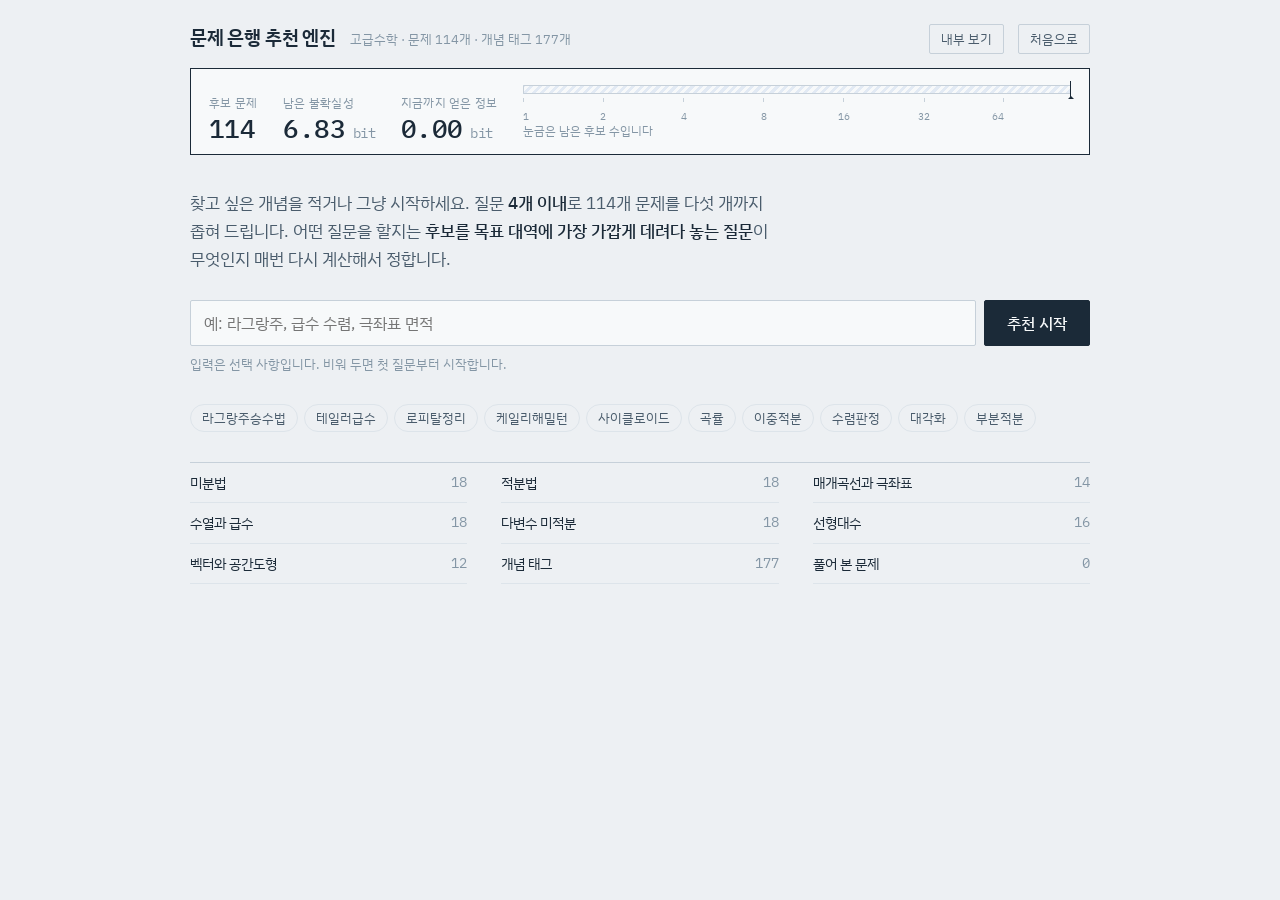
<file: index.html>
<!DOCTYPE html>
<html lang="ko">
<head>
<meta charset="utf-8">
<meta name="viewport" content="width=device-width, initial-scale=1, viewport-fit=cover">

<title>문제 은행 추천 엔진 — 나에게 맞는 문제 찾기</title>
<meta name="description" content="질문 네 개 이내로 문제 은행을 좁혀 나에게 맞는 문항 다섯 개를 추천합니다. TF-IDF 코사인 유사도, 정보 이득, MMR, Rocchio 피드백을 사용합니다.">
<meta name="author" content="알고리즘 기반 문제해결 프로젝트">
<meta name="theme-color" content="#1B2A38">

<!-- 링크 공유 미리보기 -->
<meta property="og:type" content="website">
<meta property="og:title" content="문제 은행 추천 엔진">
<meta property="og:description" content="질문 네 개 이내로 114개 문항을 좁혀 나에게 맞는 다섯 개를 추천합니다.">
<meta property="og:image" content="icon.svg">
<meta name="twitter:card" content="summary">

<!-- 아이콘 -->
<link rel="icon" type="image/svg+xml" href="icon.svg">
<link rel="apple-touch-icon" href="icon.svg">
<link rel="manifest" href="manifest.webmanifest">

<!-- 웹폰트 (차단되거나 오프라인이면 시스템 폰트로 대체됨) -->
<link rel="preconnect" href="https://fonts.googleapis.com">
<link rel="preconnect" href="https://fonts.gstatic.com" crossorigin>
<link href="https://fonts.googleapis.com/css2?family=IBM+Plex+Mono:wght@400;500;600&family=IBM+Plex+Sans+KR:wght@300;400;500;600;700&display=swap" rel="stylesheet">

<link rel="stylesheet" href="assets/style.css">
</head>
<body>
<div class="shell">

  <header class="top">
    <h1>문제 은행 추천 엔진</h1>
    <span class="sub" id="subline">고급수학 · 문제 114개</span>
    <button class="ghost" id="btnDrawer" aria-pressed="false">내부 보기</button>
    <button class="ghost" id="btnReset">처음으로</button>
  </header>

  <div class="panel">
    <div class="row">
      <div class="readout">
        <span class="k">후보 문제</span>
        <span class="v num" id="roCand">114</span>
      </div>
      <div class="readout">
        <span class="k">남은 불확실성</span>
        <span class="v num" id="roEnt">6.83<small> bit</small></span>
      </div>
      <div class="readout">
        <span class="k">지금까지 얻은 정보</span>
        <span class="v num" id="roGain">0.00<small> bit</small></span>
      </div>
      <div class="gauge">
        <div class="gtrack" aria-hidden="true">
          <i class="gfill" id="gfill" style="width:100%"></i>
          <b class="gmark" id="gmark" style="left:100%"></b>
        </div>
        <div class="gticks" id="gticks" aria-hidden="true"></div>
        <div class="cap" id="gaugeCap">가로축은 남은 후보 수입니다</div>
      </div>
    </div>
  </div>

  <main class="stage" id="stage"></main>

</div>

<div class="scrim" id="scrim"></div>
<aside class="drawer" id="drawer" aria-hidden="true">
  <div class="dh">
    <h2>알고리즘 내부</h2>
    <button class="ghost" id="btnClose">닫기</button>
  </div>
  <div class="dbody" id="dbody"></div>
</aside>
<script src="assets/data.js"></script>
<script src="assets/algorithm.js"></script>
<script src="assets/app.js"></script>
<script>
  /* 서비스 워커 등록 — 두 번째 방문부터 오프라인에서도 열린다.
     https 또는 localhost에서만 동작하고, file:// 로 열면 조용히 건너뛴다. */
  if ('serviceWorker' in navigator && location.protocol.startsWith('http')) {
    window.addEventListener('load', function () {
      navigator.serviceWorker.register('sw.js').catch(function () { /* 무시 */ });
    });
  }
</script>
</body>
</html>
</file>
<file: assets/style.css>
:root{
  --paper:#EDF0F3;
  --paper-2:#F7F9FA;
  --ink:#1B2A38;
  --ink-soft:#4A5C6C;
  --ink-faint:#8496A5;
  --rule:#C6D0D9;
  --rule-soft:#DDE4EA;
  --blue:#1F5FA8;
  --blue-wash:#E2EAF4;
  --ochre:#96701A;
  --green:#2E6B4F;
  --red:#9E3B22;
  --sans:'IBM Plex Sans KR',system-ui,-apple-system,sans-serif;
  --mono:'IBM Plex Mono','IBM Plex Sans KR',monospace;
}
*{box-sizing:border-box}
html,body{margin:0;padding:0}
body{
  background:var(--paper);
  color:var(--ink);
  font-family:var(--sans);
  font-weight:400;
  font-size:16px;
  line-height:1.6;
  -webkit-text-size-adjust:100%;
  -webkit-font-smoothing:antialiased;
  word-break:keep-all;      /* 한글이 단어 중간에서 끊기지 않도록 */
  overflow-wrap:break-word; /* 긴 수식은 그래도 넘치지 않게 */
}
button{font-family:inherit;font-size:inherit;color:inherit;cursor:pointer}
input{font-family:inherit;font-size:inherit;color:inherit}
:focus-visible{outline:2px solid var(--blue);outline-offset:2px}
.num{font-family:var(--mono);font-variant-numeric:tabular-nums;font-feature-settings:'zero'1}

/* ---------- shell ---------- */
.shell{max-width:940px;margin:0 auto;padding:0 20px 80px}

header.top{
  display:flex;align-items:baseline;gap:14px;
  padding:22px 0 14px;border-bottom:1px solid var(--ink);
  flex-wrap:wrap;
}
header.top h1{
  margin:0;font-size:19px;font-weight:600;letter-spacing:-.01em;
}
header.top .sub{font-size:13px;color:var(--ink-faint);flex:1;min-width:120px}
.ghost{
  background:none;border:1px solid var(--rule);border-radius:2px;
  padding:5px 11px;font-size:13px;color:var(--ink-soft);
}
.ghost:hover{border-color:var(--ink-soft);color:var(--ink)}
.ghost[aria-pressed=true]{background:var(--ink);border-color:var(--ink);color:var(--paper-2)}

/* ---------- instrument panel ---------- */
.panel{
  border:1px solid var(--ink);border-top:none;
  background:var(--paper-2);
  padding:16px 18px 12px;
}
.panel .row{display:flex;gap:26px;flex-wrap:wrap;align-items:flex-end}
.readout{display:flex;flex-direction:column;gap:1px;min-width:0}
.readout .k{font-size:11.5px;color:var(--ink-faint);letter-spacing:.02em}
.readout .v{font-size:26px;line-height:1.1;font-weight:500;letter-spacing:-.02em}
.readout .v small{font-size:14px;font-weight:400;color:var(--ink-faint)}
.readout .v .was{color:var(--ink-faint);font-weight:400}
.gauge{flex:1;min-width:240px;padding-bottom:2px}
/* 트랙 바탕(진한 파랑) = 확보한 정보, 왼쪽을 덮는 gfill(연한 파랑) = 남은 불확실성.
   답할수록 연한 부분이 줄어들며 오른쪽에서 진한 파랑이 드러난다. */
.gtrack{
  position:relative;height:9px;background:var(--blue);
  border:1px solid var(--rule);border-radius:1px;
}
/* 아직 좁혀지지 않은 구간은 제도판 관습대로 해칭으로 둔다 */
.gfill{
  display:block;position:absolute;left:0;top:0;bottom:0;
  background:repeating-linear-gradient(-45deg,
    var(--blue-wash) 0 3px, #F7F9FA 3px 6px);
  transition:width .28s ease-out;
}
.gmark{
  position:absolute;top:-5px;bottom:-5px;width:1px;background:var(--ink);
  transition:left .28s ease-out;
}
.gmark::after{
  content:'';position:absolute;left:-2.5px;bottom:-1px;
  border:3px solid transparent;border-bottom-color:var(--ink);
}
.gticks{position:relative;height:22px;margin-top:4px}
.gticks span{position:absolute;top:0;transform:translateX(-50%);text-align:center;line-height:1}
.gticks span.first{transform:none;text-align:left}
.gticks span.last{transform:translateX(-100%);text-align:right}
.gticks i{display:block;width:1px;height:4px;background:var(--rule);margin:0 auto 4px}
.gticks span.first i{margin-left:0}
.gticks span.last i{margin-right:0}
.gticks em{font-family:var(--mono);font-style:normal;font-size:9.5px;color:var(--ink-faint)}
.gauge .cap{font-size:11.5px;color:var(--ink-faint);margin-top:2px}

/* ---------- stage ---------- */
.stage{padding:34px 0 0}
.step-mark{font-size:12.5px;color:var(--ink-faint);margin-bottom:10px}
.q{
  font-size:27px;line-height:1.35;font-weight:500;letter-spacing:-.02em;
  margin:0 0 22px;max-width:23em;
}
.opts{display:flex;flex-wrap:wrap;gap:9px;margin-bottom:16px}
.opt{
  background:var(--paper-2);border:1px solid var(--rule);border-radius:2px;
  padding:11px 15px;display:flex;align-items:baseline;gap:9px;
  transition:border-color .12s,background .12s;
}
.opt:hover{border-color:var(--blue);background:#fff}
.opt .lab{font-weight:500}
.opt .cnt{font-size:12.5px;color:var(--ink-faint)}
.opt.wide{width:100%;justify-content:space-between}
.skip{
  background:none;border:none;padding:6px 0;font-size:14px;
  color:var(--ink-soft);text-decoration:underline;text-decoration-color:var(--rule);
  text-underline-offset:3px;
}
.skip:hover{color:var(--ink);text-decoration-color:var(--ink-soft)}

.why{
  border-left:2px solid var(--blue);padding:10px 0 10px 14px;margin-top:26px;
  font-size:13.5px;color:var(--ink-soft);max-width:42em;
}
.why b{font-weight:500;color:var(--ink)}
.why .alt{color:var(--ink-faint);margin-top:3px;display:block;font-size:12.5px}

/* ---------- intro ---------- */
.lede{font-size:17px;line-height:1.65;color:var(--ink-soft);max-width:34em;margin:0 0 26px}
.lede b{color:var(--ink);font-weight:500}
.seed{display:flex;gap:8px;flex-wrap:wrap;align-items:stretch;margin-bottom:8px}
.seed input{
  flex:1;min-width:200px;background:var(--paper-2);
  border:1px solid var(--rule);border-radius:2px;padding:11px 13px;
}
.seed input:focus{border-color:var(--blue);outline:none;background:#fff}
.go{
  background:var(--ink);border:1px solid var(--ink);border-radius:2px;
  color:var(--paper-2);padding:11px 22px;font-weight:500;
}
.go:hover{background:var(--blue);border-color:var(--blue)}
.hintline{font-size:12.5px;color:var(--ink-faint);margin-bottom:30px}
.chipset{display:flex;flex-wrap:wrap;gap:6px;margin:0 0 30px}
.chip{
  background:none;border:1px solid var(--rule-soft);border-radius:100px;
  padding:4px 11px;font-size:12.5px;color:var(--ink-soft);
}
.chip:hover{border-color:var(--blue);color:var(--blue)}

.bankgrid{
  display:grid;grid-template-columns:repeat(auto-fit,minmax(210px,1fr));
  column-gap:34px;border-top:1px solid var(--rule);
}
.bankgrid div{
  border-bottom:1px solid var(--rule-soft);padding:9px 0;
  display:flex;justify-content:space-between;gap:14px;font-size:13.5px;
}
.bankgrid div span:last-child{color:var(--ink-faint)}

/* ---------- results ---------- */
.reshead{
  display:flex;align-items:baseline;gap:12px;flex-wrap:wrap;
  padding-bottom:9px;border-bottom:1px solid var(--ink);margin-bottom:0;
}
.reshead h2{margin:0;font-size:18px;font-weight:600}
.reshead .note{font-size:13px;color:var(--ink-faint);flex:1;min-width:110px}

.item{border-bottom:1px solid var(--rule-soft);padding:19px 0;display:flex;gap:16px}
.item .rank{
  font-family:var(--mono);font-size:14px;color:var(--ink-faint);
  width:22px;flex:none;padding-top:3px;
}
.item.expanded .rank{color:var(--blue)}
.item .body{flex:1;min-width:0}
.item .meta{font-size:12.5px;color:var(--ink-faint);margin-bottom:5px;display:flex;gap:9px;flex-wrap:wrap}
.item .meta .sep{color:var(--rule)}
.item .txt{font-size:15.5px;line-height:1.62;margin:0 0 10px}
.item .tags{display:flex;flex-wrap:wrap;gap:5px;margin-bottom:11px}
.tag{
  font-size:11.5px;padding:2px 8px;border-radius:100px;
  background:var(--blue-wash);color:var(--blue);
}
.tag.dim{background:#E9EDF0;color:var(--ink-faint)}
.notch{display:inline-flex;gap:2px;vertical-align:-1px;margin-left:2px}
.notch i{width:5px;height:11px;background:var(--rule);display:block}
.notch i.on{background:var(--ochre)}
.flag{color:var(--ochre)}
.flag.done{color:var(--green)}

.sbar{display:flex;height:5px;border-radius:2px;overflow:hidden;background:var(--rule-soft);margin-bottom:7px;max-width:430px}
.sbar i{display:block;height:100%}
.slegend{font-size:11.5px;color:var(--ink-faint);display:flex;gap:12px;flex-wrap:wrap;margin-bottom:12px}
.slegend b{font-weight:400;color:var(--ink-soft)}
.slegend em{font-style:normal;display:inline-block;width:7px;height:7px;border-radius:1px;margin-right:4px;vertical-align:0}

.fb{display:flex;gap:7px;flex-wrap:wrap}
.fb button{
  background:none;border:1px solid var(--rule);border-radius:2px;
  padding:6px 12px;font-size:13px;color:var(--ink-soft);
}
.fb button:hover{border-color:var(--ink-soft);color:var(--ink)}
.fb button.pos:hover{border-color:var(--green);color:var(--green)}
.fb button.on{background:var(--ink);border-color:var(--ink);color:var(--paper-2)}

.actions{display:flex;gap:9px;flex-wrap:wrap;margin-top:26px}

/* ---------- drawer ---------- */
.scrim{
  position:fixed;inset:0;background:rgba(27,42,56,.34);
  opacity:0;pointer-events:none;transition:opacity .18s;z-index:40;
}
.scrim.open{opacity:1;pointer-events:auto}
.drawer{
  position:fixed;top:0;right:0;bottom:0;width:min(480px,100%);
  background:var(--paper-2);border-left:1px solid var(--ink);
  transform:translateX(100%);transition:transform .2s ease-out;
  z-index:50;display:flex;flex-direction:column;
}
.drawer.open{transform:none}
.drawer .dh{
  display:flex;align-items:center;gap:12px;padding:16px 20px;
  border-bottom:1px solid var(--ink);
}
.drawer .dh h2{margin:0;font-size:16px;font-weight:600;flex:1}
.drawer .dbody{overflow-y:auto;padding:4px 20px 60px;-webkit-overflow-scrolling:touch}
.sect{padding:20px 0;border-bottom:1px solid var(--rule-soft)}
.sect h3{margin:0 0 4px;font-size:14px;font-weight:600}
.sect p.d{margin:0 0 13px;font-size:12.5px;color:var(--ink-faint);line-height:1.55}
table.idf{width:100%;border-collapse:collapse;font-size:12.5px}
table.idf th{
  text-align:left;font-weight:500;color:var(--ink-faint);font-size:11.5px;
  padding:0 0 5px;border-bottom:1px solid var(--rule);
}
table.idf td{padding:4px 0;border-bottom:1px solid var(--rule-soft)}
table.idf td:nth-child(n+2){text-align:right;font-family:var(--mono);width:52px}
table.idf .barcell{width:62px;padding:4px 6px 4px 10px}
table.idf .mini{height:4px;background:var(--blue);border-radius:1px;min-width:2px}
.sw{display:flex;align-items:center;gap:10px;margin-bottom:12px;font-size:13.5px}
.sw input[type=range]{flex:1;accent-color:var(--blue)}
.togrow{display:flex;align-items:flex-start;gap:10px;margin-bottom:14px;font-size:13.5px;line-height:1.5}
.togrow input{margin-top:4px;accent-color:var(--blue)}
.trace{font-size:12.5px}
.trace .tr{display:flex;gap:10px;align-items:center;padding:3px 0}
.trace .tr .l{flex:1;min-width:0;overflow:hidden;text-overflow:ellipsis;white-space:nowrap;color:var(--ink-soft)}
.trace .tr .n{font-family:var(--mono);color:var(--ink-faint)}
.vecbar{display:flex;align-items:center;gap:8px;font-size:12.5px;padding:3px 0}
.vecbar .nm{width:118px;flex:none;overflow:hidden;text-overflow:ellipsis;white-space:nowrap}
.vecbar .tk{flex:1;height:5px;background:var(--rule-soft);border-radius:1px;overflow:hidden}
.vecbar .tk i{display:block;height:100%;background:var(--blue)}
.vecbar .vv{font-family:var(--mono);color:var(--ink-faint);width:38px;text-align:right}
.empty{font-size:13px;color:var(--ink-faint);padding:6px 0}

@media (max-width:640px){
  .shell{padding:0 15px 70px}
  .q{font-size:22px}
  .readout .v{font-size:21px}
  .panel .row{gap:18px}
  .gauge{min-width:100%;order:9}
  .item{gap:11px}
  .item .rank{width:17px;font-size:13px}
}
@media (prefers-reduced-motion:reduce){
  *{transition-duration:0s!important;animation-duration:0s!important}
}
</file>
